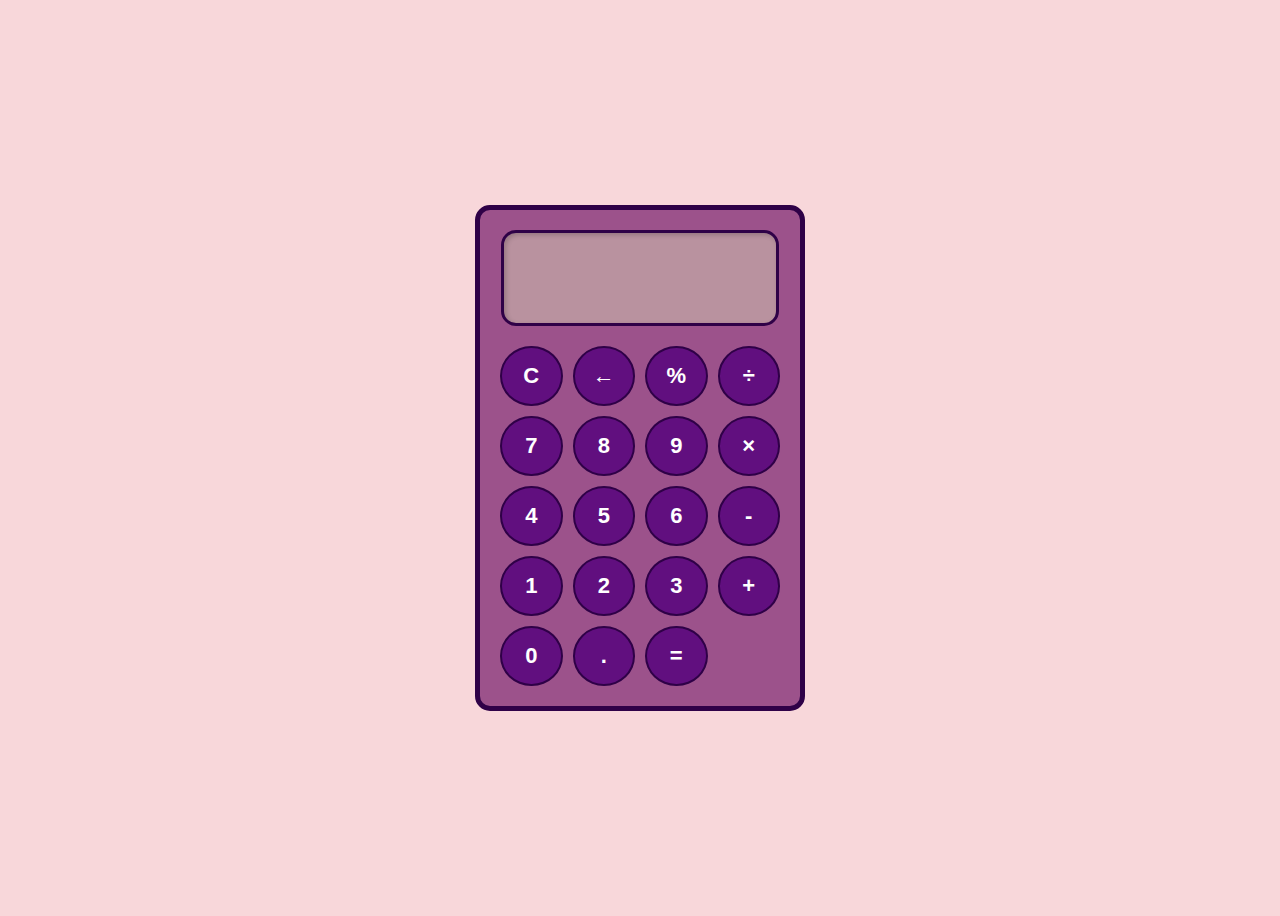
<file: Calculator/index.html>
<!DOCTYPE html>
<html lang="en">
<head>
    <meta charset="UTF-8">
    <meta name="viewport" content="width=device-width, initial-scale=1.0">
    <title>Functional Calculator with Keyboard Support</title>
    <style>
        body {
            display: flex;
            justify-content: center;
            align-items: center;
            height: 100vh;
            background-color: #f8d7da;
        }
        .calculator {
            width: 280px;
            background-color: #9C528B; /* Calculator Background */
            padding: 20px;
            border-radius: 15px;
            text-align: center;
            border: 5px solid #2F0147; /* Border for Calculator */
        }
        #display {
            width: 90%;
            height: 70px;
            font-size: 30px;
            text-align: right;
            background-color: #B9929F; /* Display Background */
            color: black;
            border: 3px solid #2F0147; /* Display Border */
            padding: 10px;
            margin-bottom: 20px;
            border-radius: 15px;
            box-shadow: inset 2px 2px 5px rgba(0, 0, 0, 0.2);
        }
        .buttons {
            display: grid;
            grid-template-columns: repeat(4, 1fr);
            gap: 10px;
        }
        button {
            width: 100%;
            height: 60px;
            font-size: 22px;
            font-weight: bold;
            background-color: #610F7F; /* Deep Purple Buttons */
            color: white;
            border: 2px solid #2F0147; /* Button Borders */
            border-radius: 50%; /* Circular Buttons */
            cursor: pointer;
            display: flex;
            justify-content: center;
            align-items: center;
        }
        button:hover {
            background-color: #4A0B66; /* Slightly Darker on Hover */
        }
    </style>
</head>
<body>

    <div class="calculator">
        <input type="text" id="display" disabled>
        <div class="buttons">
            <button onclick="clearDisplay()">C</button>
            <button onclick="backspace()">←</button>
            <button onclick="appendToDisplay('%')">%</button>
            <button onclick="appendToDisplay('/')">÷</button>
            <button onclick="appendToDisplay('7')">7</button>
            <button onclick="appendToDisplay('8')">8</button>
            <button onclick="appendToDisplay('9')">9</button>
            <button onclick="appendToDisplay('*')">×</button>
            <button onclick="appendToDisplay('4')">4</button>
            <button onclick="appendToDisplay('5')">5</button>
            <button onclick="appendToDisplay('6')">6</button>
            <button onclick="appendToDisplay('-')">-</button>
            <button onclick="appendToDisplay('1')">1</button>
            <button onclick="appendToDisplay('2')">2</button>
            <button onclick="appendToDisplay('3')">3</button>
            <button onclick="appendToDisplay('+')">+</button>
            <button onclick="appendToDisplay('0')">0</button>
            <button onclick="appendToDisplay('.')">.</button>
            <button onclick="calculateResult()">=</button>
        </div>
    </div>

    <script>
        function appendToDisplay(value) {
            document.getElementById("display").value += value;
        }

        function clearDisplay() {
            document.getElementById("display").value = "";
        }

        function backspace() {
            let display = document.getElementById("display");
            display.value = display.value.slice(0, -1);
        }

        function calculateResult() {
            try {
                let display = document.getElementById("display");
                if (display.value.trim() !== "") {
                    display.value = eval(display.value);
                }
            } catch (error) {
                display.value = "Error";
            }
        }

        // ✅ Keyboard Input Support (NOW FIXED)
        document.addEventListener("keydown", function(event) {
            const key = event.key;
            const validKeys = "0123456789+-*/.%"; // Allowed characters

            if (validKeys.includes(key)) {
                appendToDisplay(key);
            } else if (key === "Enter") {
                event.preventDefault(); // Prevent default action
                calculateResult();
            } else if (key === "Backspace") {
                backspace();
            } else if (key === "Escape") {
                clearDisplay();
            }
        });
    </script>

</body>
</html>
</file>
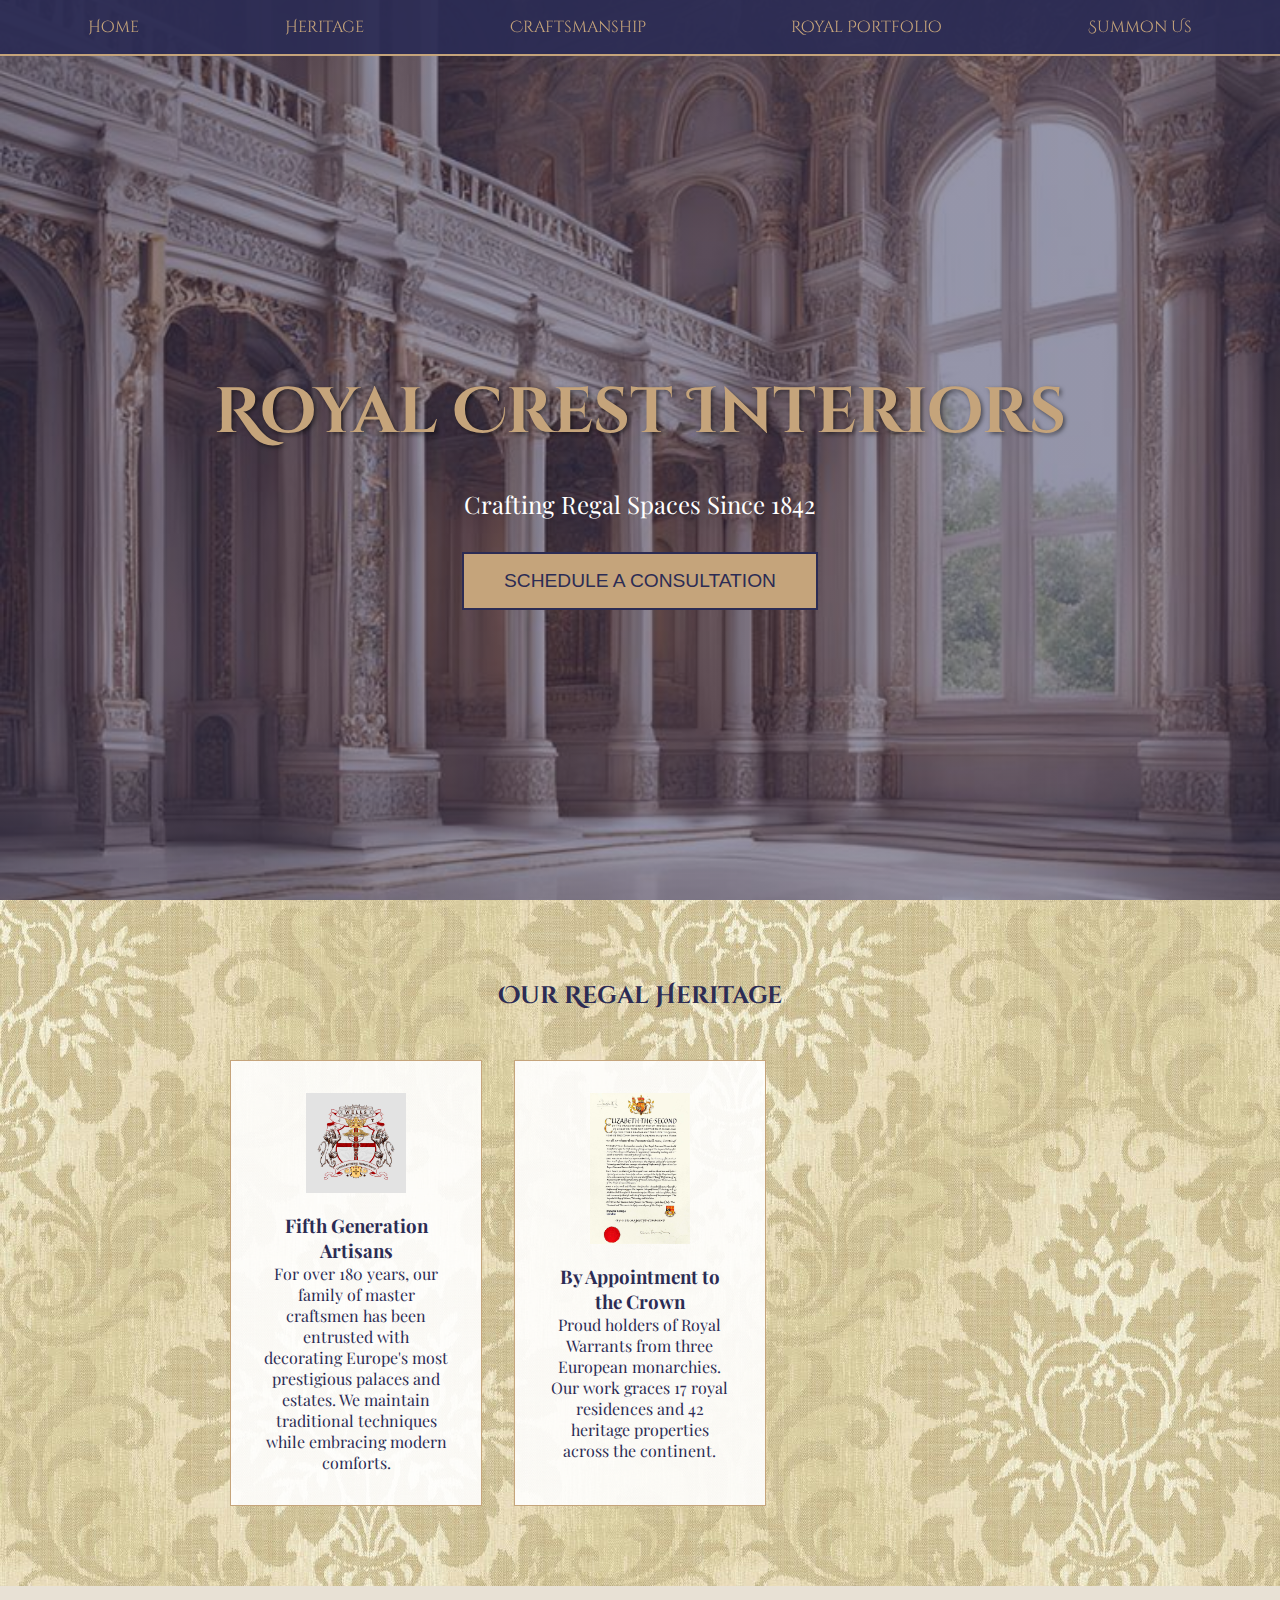
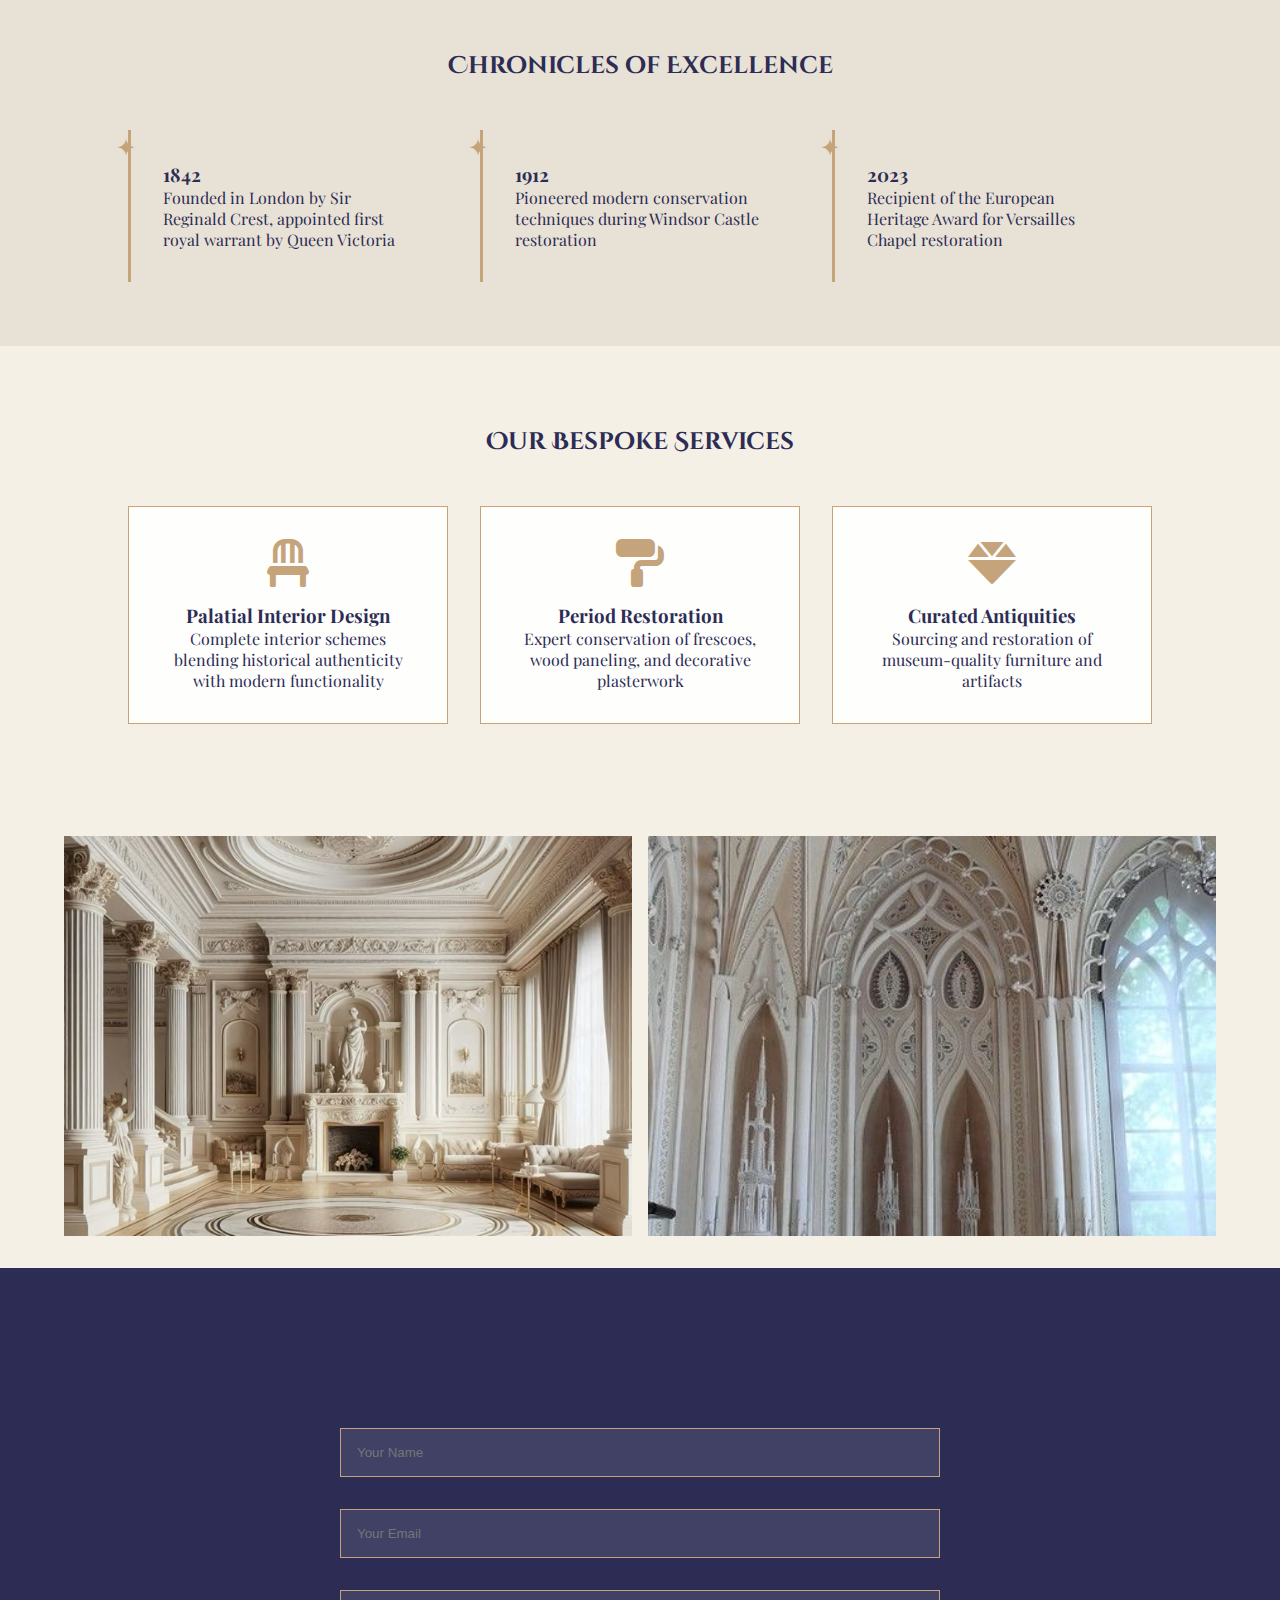
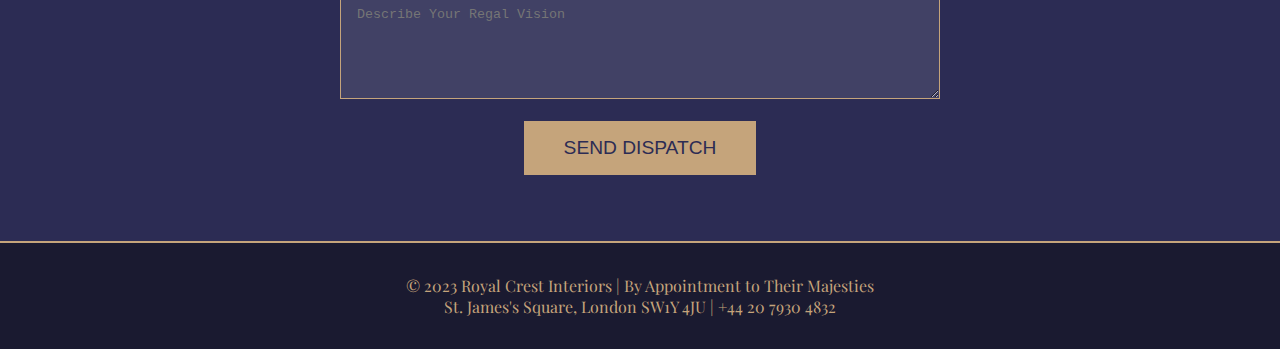
<file: Landing Page/index.html>
<!DOCTYPE html>
<html lang="en">
<head>
    <meta charset="UTF-8">
    <meta name="viewport" content="width=device-width, initial-scale=1.0">
    <title>Royal Crest Interiors | Timeless Elegance</title>
    <link href="https://fonts.googleapis.com/css2?family=Playfair+Display:wght@400;700&family=Cinzel+Decorative&display=swap" rel="stylesheet">
    <link rel="stylesheet" href="https://cdnjs.cloudflare.com/ajax/libs/font-awesome/6.0.0/css/all.min.css">
    <style>
        * {
            margin: 0;
            padding: 0;
            box-sizing: border-box;
        }

        body {
            font-family: 'Playfair Display', serif;
            background: #f4f0e6;
            color: #2c2c54;
        }

        .navigation {
            background: rgba(44, 44, 84, 0.95);
            padding: 1rem 5%;
            position: fixed;
            width: 100%;
            z-index: 1000;
            border-bottom: 2px solid #c5a47b;
        }

        .nav-links {
            display: flex;
            justify-content: space-between;
            align-items: center;
        }

        .nav-links a {
            color: #c5a47b;
            text-decoration: none;
            font-family: 'Cinzel Decorative', cursive;
            margin: 0 1.5rem;
            transition: color 0.3s;
        }

        .nav-links a:hover {
            color: #ffffff;
        }

        .hero {
            height: 100vh;
            background: linear-gradient(rgba(44, 44, 84, 0.5), rgba(44, 44, 84, 0.5)),
                        url('images/hero-bg.jpg') center/cover;
            display: flex;
            align-items: center;
            justify-content: center;
            text-align: center;
            padding-top: 80px;
        }

        .hero h1 {
            font-family: 'Cinzel Decorative', cursive;
            font-size: 4rem;
            color: #c5a47b;
            margin-bottom: 2rem;
            text-shadow: 2px 2px 4px rgba(0, 0, 0, 0.5);
        }

        .cta-button {
            background: #c5a47b;
            color: #2c2c54;
            padding: 1rem 2.5rem;
            border: 2px solid #2c2c54;
            font-size: 1.2rem;
            cursor: pointer;
            transition: all 0.3s;
            text-transform: uppercase;
        }

        .cta-button:hover {
            background: #2c2c54;
            color: #c5a47b;
        }

        .about-section {
            padding: 5rem 10%;
            background: url('images/damask-pattern.png') repeat;
        }

        .heritage-timeline {
            padding: 4rem 10%;
            background: #e8e1d5;
        }

        .timeline-grid {
            display: grid;
            grid-template-columns: repeat(auto-fit, minmax(300px, 1fr));
            gap: 2rem;
            margin-top: 2rem;
        }

        .timeline-item {
            padding: 2rem;
            border-left: 3px solid #c5a47b;
            position: relative;
        }

        .timeline-item::before {
            content: '✦';
            position: absolute;
            left: -15px;
            top: 0;
            color: #c5a47b;
            font-size: 1.5rem;
        }

        .section-title {
            font-family: 'Cinzel Decorative', cursive;
            text-align: center;
            margin-bottom: 3rem;
            color: #2c2c54;
        }

        #services {
            padding: 5rem 0; /* Added more padding here */
        }

        .services {
            display: grid;
            grid-template-columns: repeat(3, 1fr);
            gap: 2rem;
            padding: 0 10%;
        }

        .service-card {
            background: rgba(255, 255, 255, 0.9);
            padding: 2rem;
            text-align: center;
            border: 1px solid #c5a47b;
            transition: transform 0.3s;
        }

        .service-card:hover {
            transform: translateY(-10px);
        }

        .portfolio-gallery {
            display: grid;
            grid-template-columns: repeat(auto-fit, minmax(300px, 1fr));
            gap: 1rem;
            padding: 2rem 5%;
        }

        .gallery-item {
            position: relative;
            overflow: hidden;
            height: 400px;
        }

        .gallery-item img {
            width: 100%;
            height: 100%;
            object-fit: cover;
            transition: transform 0.3s;
        }

        .gallery-item:hover img {
            transform: scale(1.1);
        }

        .overlay {
            position: absolute;
            bottom: 0;
            background: rgba(44, 44, 84, 0.8);
            color: #c5a47b;
            width: 100%;
            padding: 1rem;
            transform: translateY(100%);
            transition: transform 0.3s;
        }

        .gallery-item:hover .overlay {
            transform: translateY(0);
        }

        .contact-section {
            background: #2c2c54;
            padding: 4rem 10%;
            color: #c5a47b;
            text-align: center;
        }

        .contact-form {
            max-width: 600px;
            margin: 0 auto;
        }

        .form-input {
            width: 100%;
            padding: 1rem;
            margin: 1rem 0;
            background: rgba(255, 255, 255, 0.1);
            border: 1px solid #c5a47b;
            color: #ffffff;
        }

        footer {
            background: #1a1a30;
            color: #c5a47b;
            text-align: center;
            padding: 2rem;
            border-top: 2px solid #c5a47b;
        }
    </style>
</head>
<body>
    <nav class="navigation">
        <div class="nav-links">
            <a href="#home">Home</a>
            <a href="#about">Heritage</a>
            <a href="#services">Craftsmanship</a>
            <a href="#portfolio">Royal Portfolio</a>
            <a href="#contact">Summon Us</a>
        </div>
    </nav>

    <section class="hero" id="home">
        <div>
            <h1>Royal Crest Interiors</h1>
            <p style="color: #ffffff; font-size: 1.5rem; margin-bottom: 2rem;">Crafting Regal Spaces Since 1842</p>
            <button class="cta-button">Schedule a Consultation</button>
        </div>
    </section>

    <section class="about-section" id="about">
        <h2 class="section-title">Our Regal Heritage</h2>
        <div class="services">
            <div class="service-card">
                <img src="images/vintage-seal.png" alt="Family Crest" style="width: 100px; margin-bottom: 1rem;">
                <h3>Fifth Generation Artisans</h3>
                <p>For over 180 years, our family of master craftsmen has been entrusted with decorating Europe's most prestigious palaces and estates. We maintain traditional techniques while embracing modern comforts.</p>
            </div>
            <div class="service-card">
                <img src="images/royal-warrant.png" alt="Royal Warrant" style="width: 100px; margin-bottom: 1rem;">
                <h3>By Appointment to the Crown</h3>
                <p>Proud holders of Royal Warrants from three European monarchies. Our work graces 17 royal residences and 42 heritage properties across the continent.</p>
            </div>
        </div>
    </section>

    <!-- New Heritage Timeline Section -->
    <section class="heritage-timeline">
        <h2 class="section-title">Chronicles of Excellence</h2>
        <div class="timeline-grid">
            <div class="timeline-item">
                <h3>1842</h3>
                <p>Founded in London by Sir Reginald Crest, appointed first royal warrant by Queen Victoria</p>
            </div>
            <div class="timeline-item">
                <h3>1912</h3>
                <p>Pioneered modern conservation techniques during Windsor Castle restoration</p>
            </div>
            <div class="timeline-item">
                <h3>2023</h3>
                <p>Recipient of the European Heritage Award for Versailles Chapel restoration</p>
            </div>
        </div>
    </section>

    <section id="services">
        <h2 class="section-title">Our Bespoke Services</h2>
        <div class="services">
            <div class="service-card">
                <i class="fas fa-chair fa-3x" style="color: #c5a47b; margin-bottom: 1rem;"></i>
                <h3>Palatial Interior Design</h3>
                <p>Complete interior schemes blending historical authenticity with modern functionality</p>
            </div>
            <div class="service-card">
                <i class="fas fa-paint-roller fa-3x" style="color: #c5a47b; margin-bottom: 1rem;"></i>
                <h3>Period Restoration</h3>
                <p>Expert conservation of frescoes, wood paneling, and decorative plasterwork</p>
            </div>
            <div class="service-card">
                <i class="fas fa-gem fa-3x" style="color: #c5a47b; margin-bottom: 1rem;"></i>
                <h3>Curated Antiquities</h3>
                <p>Sourcing and restoration of museum-quality furniture and artifacts</p>
            </div>
        </div>
    </section>

    <section class="portfolio-gallery" id="portfolio">
        <div class="gallery-item">
            <img src="images/grand-saloon.jpg" alt="Grand Saloon">
            <div class="overlay">Windsor Estate Grand Saloon Restoration</div>
        </div>
        <div class="gallery-item">
            <img src="images/private-chapel.jpg" alt="Private Chapel">
            <div class="overlay">Bavarian Ducal Chapel Conservation</div>
        </div>
    </section>

    <section class="contact-section" id="contact">
        <h2 class="section-title">Request a Royal Consultation</h2>
        <form class="contact-form">
            <input type="text" class="form-input" placeholder="Your Name">
            <input type="email" class="form-input" placeholder="Your Email">
            <textarea class="form-input" rows="5" placeholder="Describe Your Regal Vision"></textarea>
            <button class="cta-button" type="submit">Send Dispatch</button>
        </form>
    </section>

    <footer>
        <p>© 2023 Royal Crest Interiors | By Appointment to Their Majesties</p>
        <p>St. James's Square, London SW1Y 4JU | +44 20 7930 4832</p>
    </footer>

    <script>
        // Smooth scrolling for navigation links
        document.querySelectorAll('a[href^="#"]').forEach(anchor => {
            anchor.addEventListener('click', function (e) {
                e.preventDefault();
                document.querySelector(this.getAttribute('href')).scrollIntoView({
                    behavior: 'smooth'
                });
            });
        });

        // Navigation background change on scroll
        window.addEventListener('scroll', function() {
            const nav = document.querySelector('.navigation');
            if (window.scrollY > 50) {
                nav.style.background = '#2c2c54';
            } else {
                nav.style.background = 'rgba(44, 44, 84, 0.95)';
            }
        });

        // Service card hover effect
        document.querySelectorAll('.service-card').forEach(card => {
            card.addEventListener('mouseover', function() {
                this.style.boxShadow = '0 10px 30px rgba(44, 44, 84, 0.2)';
            });
            card.addEventListener('mouseout', function() {
                this.style.boxShadow = 'none';
            });
        });
    </script>
</body>
</html>
</file>
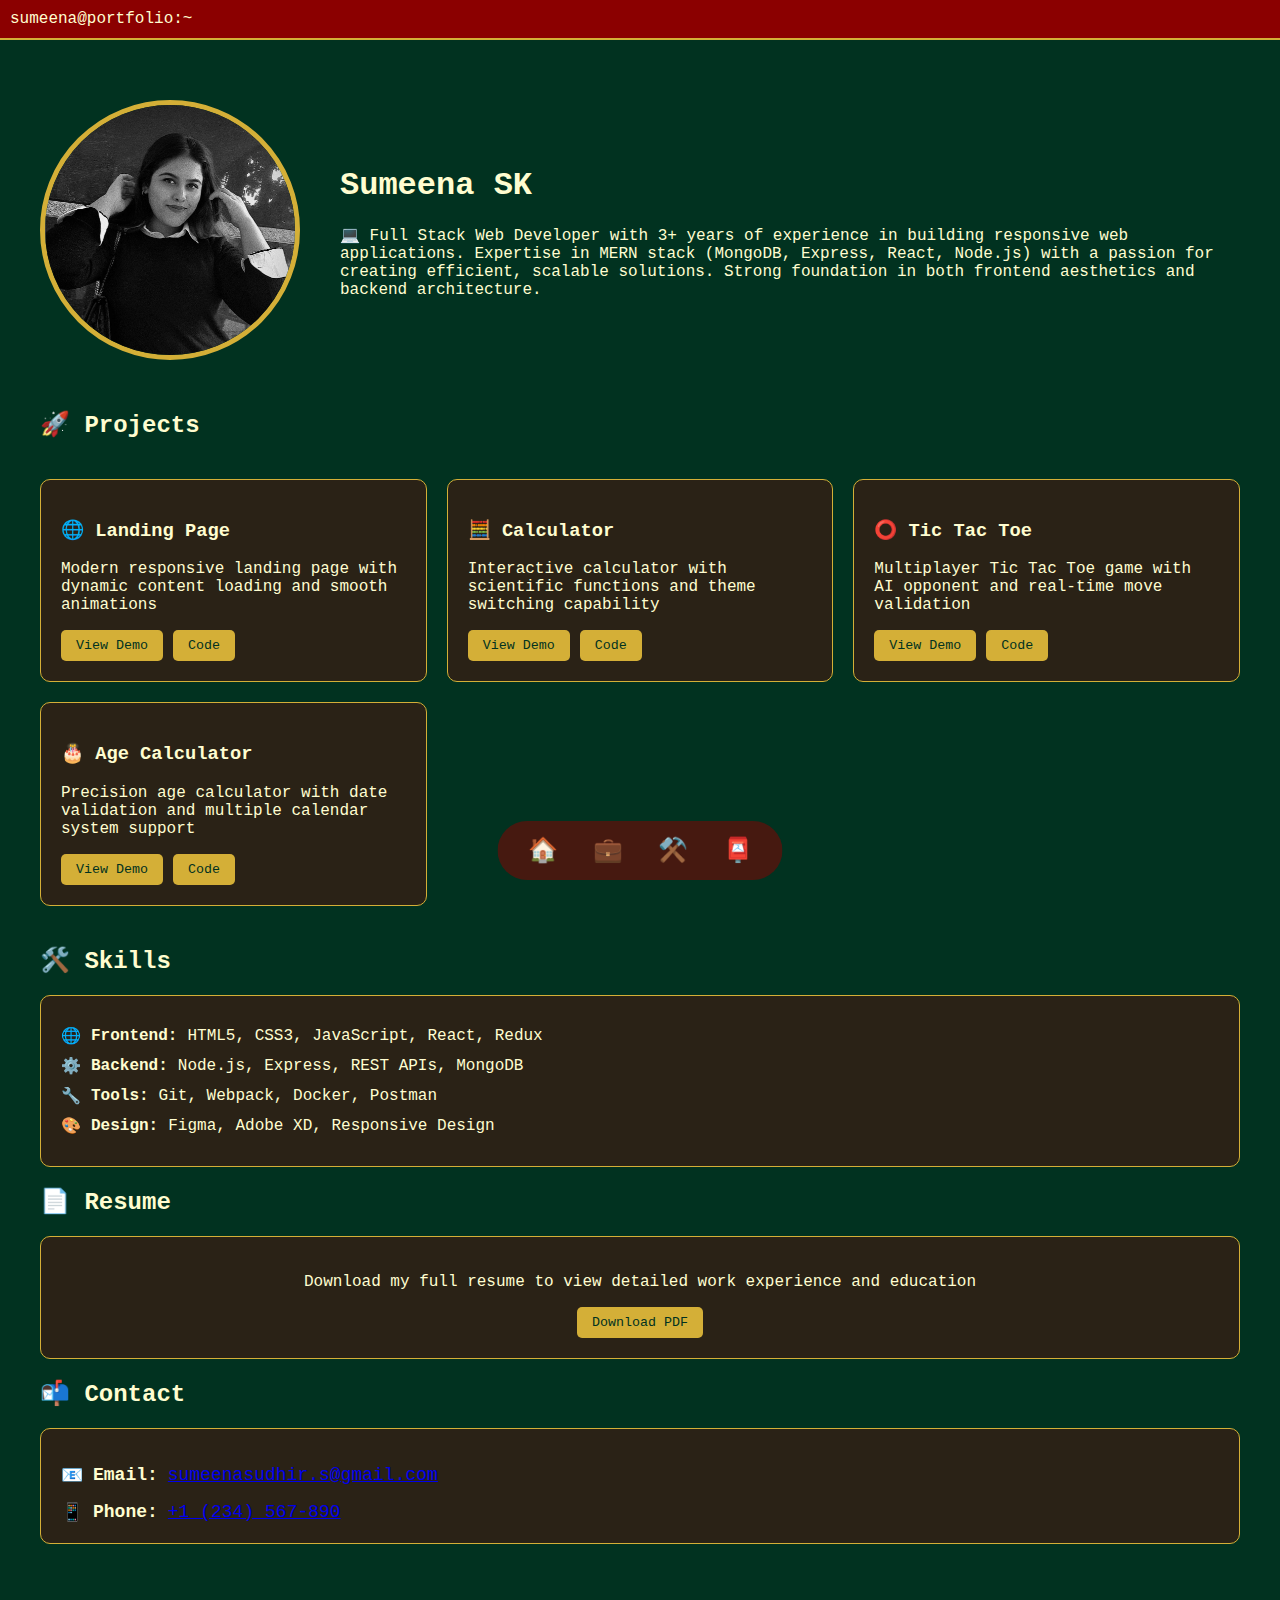
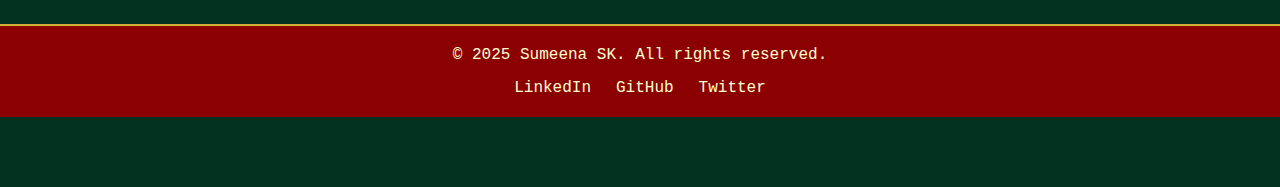
<file: Portfolio/index.html>
<!DOCTYPE html>
<html lang="en">
<head>
    <meta charset="UTF-8">
    <meta name="viewport" content="width=device-width, initial-scale=1.0">
    <title>Sumeena SK | Portfolio</title>
    <style>
        :root {
            --royal-burgundy: #8B0000;
            --gold: #D4AF37;
            --dark-green: #013220;
            --cream: #FFFDD0;
        }

        body {
            margin: 0;
            font-family: 'Courier New', monospace;
            background-color: var(--dark-green);
            color: var(--cream);
            padding-bottom: 70px;
        }

        .terminal-bar {
            position: fixed;
            top: 0;
            width: 100%;
            background: var(--royal-burgundy);
            padding: 10px;
            text-align: left;
            border-bottom: 2px solid var(--gold);
        }

        .container {
            max-width: 1200px;
            margin: 80px auto 0;
            padding: 20px;
        }

        .profile {
            display: flex;
            align-items: center;
            gap: 40px;
            margin-bottom: 50px;
        }

        .profile img {
            width: 250px;
            height: 250px;
            border-radius: 50%;
            border: 5px solid var(--gold);
            object-fit: cover;
        }

        .profile-info {
            flex: 1;
        }

        .projects-grid {
            display: grid;
            grid-template-columns: repeat(auto-fit, minmax(300px, 1fr));
            gap: 20px;
            margin: 40px 0;
        }

        .project-card {
            background: rgba(139, 0, 0, 0.3);
            padding: 20px;
            border-radius: 10px;
            border: 1px solid var(--gold);
        }

        .nav-bar {
            position: fixed;
            bottom: 20px;
            left: 50%;
            transform: translateX(-50%);
            background: rgba(139, 0, 0, 0.5);
            backdrop-filter: blur(10px);
            padding: 15px 30px;
            border-radius: 30px;
            display: flex;
            gap: 35px;
        }

        .nav-item {
            font-size: 24px;
            cursor: pointer;
            transition: all 0.3s ease;
            position: relative;
        }

        .nav-item:hover {
            transform: scale(1.3);
            filter: drop-shadow(0 0 5px var(--gold));
        }

        .nav-item::after {
            content: attr(data-tooltip);
            position: absolute;
            bottom: 100%;
            left: 50%;
            transform: translateX(-50%);
            background: var(--royal-burgundy);
            color: var(--cream);
            padding: 5px 10px;
            border-radius: 5px;
            font-size: 12px;
            opacity: 0;
            transition: opacity 0.3s;
            white-space: nowrap;
        }

        .nav-item:hover::after {
            opacity: 1;
        }

        .project-footer {
            margin-top: 15px;
            display: flex;
            gap: 10px;
        }

        button {
            background: var(--gold);
            color: var(--dark-green);
            border: none;
            padding: 8px 15px;
            border-radius: 5px;
            cursor: pointer;
            font-family: inherit;
        }

        .skills-box {
            background: rgba(139, 0, 0, 0.3);
            padding: 20px;
            border-radius: 10px;
            border: 1px solid var(--gold);
            margin: 20px 0;
        }

        .skill-item {
            margin: 10px 0;
            display: flex;
            align-items: center;
            gap: 10px;
        }

        .resume-box {
            background: rgba(139, 0, 0, 0.3);
            padding: 20px;
            border-radius: 10px;
            border: 1px solid var(--gold);
            margin: 20px 0;
            text-align: center;
        }

        .contact-box {
            background: rgba(139, 0, 0, 0.3);
            padding: 20px;
            border-radius: 10px;
            border: 1px solid var(--gold);
            margin: 20px 0;
        }

        .contact-info {
            display: flex;
            flex-direction: column;
            gap: 15px;
            margin-top: 15px;
        }

        .contact-item {
            display: flex;
            align-items: center;
            gap: 10px;
            font-size: 18px;
        }

        footer {
            background: var(--royal-burgundy);
            color: var(--cream);
            text-align: center;
            padding: 20px;
            margin-top: 40px;
            border-top: 2px solid var(--gold);
        }

        .footer-links {
            margin-top: 15px;
            display: flex;
            justify-content: center;
            gap: 25px;
        }

        .footer-links a {
            color: var(--cream);
            text-decoration: none;
            transition: color 0.3s ease;
        }

        .footer-links a:hover {
            color: var(--gold);
        }
    </style>
</head>
<body>
    <div class="terminal-bar" id="terminal">sumeena@portfolio:~</div>

    <div class="container">
        <div class="profile">
            <img src="per.jpg" alt="Sumeena SK">
            <div class="profile-info">
                <h1>Sumeena SK</h1>
                <p>💻 Full Stack Web Developer with 3+ years of experience in building responsive web applications. Expertise in MERN stack (MongoDB, Express, React, Node.js) with a passion for creating efficient, scalable solutions. Strong foundation in both frontend aesthetics and backend architecture.</p>
            </div>
        </div>

        <h2>🚀 Projects</h2>
        <div class="projects-grid">
            <div class="project-card">
                <h3>🌐 Landing Page</h3>
                <p>Modern responsive landing page with dynamic content loading and smooth animations</p>
                <div class="project-footer">
                    <button onclick="window.open('landingpage/index.html')">View Demo</button>
                    <button>Code</button>
                </div>
            </div>

            <div class="project-card">
                <h3>🧮 Calculator</h3>
                <p>Interactive calculator with scientific functions and theme switching capability</p>
                <div class="project-footer">
                    <button onclick="window.open('calculator/index.html')">View Demo</button>
                    <button>Code</button>
                </div>
            </div>

            <div class="project-card">
                <h3>⭕ Tic Tac Toe</h3>
                <p>Multiplayer Tic Tac Toe game with AI opponent and real-time move validation</p>
                <div class="project-footer">
                    <button onclick="window.open('tictac.html')">View Demo</button>
                    <button>Code</button>
                </div>
            </div>

            <div class="project-card">
                <h3>🎂 Age Calculator</h3>
                <p>Precision age calculator with date validation and multiple calendar system support</p>
                <div class="project-footer">
                    <button onclick="window.open('agecount.html')">View Demo</button>
                    <button>Code</button>
                </div>
            </div>
        </div>

        <h2>🛠️ Skills</h2>
        <div class="skills-box">
            <div class="skill-item">🌐 <strong>Frontend:</strong> HTML5, CSS3, JavaScript, React, Redux</div>
            <div class="skill-item">⚙️ <strong>Backend:</strong> Node.js, Express, REST APIs, MongoDB</div>
            <div class="skill-item">🔧 <strong>Tools:</strong> Git, Webpack, Docker, Postman</div>
            <div class="skill-item">🎨 <strong>Design:</strong> Figma, Adobe XD, Responsive Design</div>
        </div>

        <h2>📄 Resume</h2>
        <div class="resume-box">
            <p>Download my full resume to view detailed work experience and education</p>
            <button onclick="window.open('resume.pdf')">Download PDF</button>
        </div>

        <h2>📬 Contact</h2>
        <div class="contact-box">
            <div class="contact-info">
                <div class="contact-item">
                    📧 <strong>Email:</strong> <a href="mailto:sumeena@example.com">sumeenasudhir.s@gmail.com</a>
                </div>
                <div class="contact-item">
                    📱 <strong>Phone:</strong> <a href="tel:+1234567890">+1 (234) 567-890</a>
                </div>
            </div>
        </div>
    </div>

    <footer>
        <div>&copy; 2025 Sumeena SK. All rights reserved.</div>
        <div class="footer-links">
            <a href="https://linkedin.com/in/sumeena" target="_blank">LinkedIn</a>
            <a href="https://github.com/sumeena" target="_blank">GitHub</a>
            <a href="https://twitter.com/sumeena" target="_blank">Twitter</a>
        </div>
    </footer>

    <nav class="nav-bar">
        <div class="nav-item" data-tooltip="Home" onclick="window.location.href='index.html'">🏠</div>
        <div class="nav-item" data-tooltip="Projects" onclick="window.location.href='projects.html'">💼</div>
        <div class="nav-item" data-tooltip="Skills" onclick="window.location.href='skills.html'">⚒️</div>
        <div class="nav-item" data-tooltip="Contact" onclick="window.location.href='contact.html'">📮</div>
    </nav>

    <script>
        // Initialize terminal based on current page
        document.addEventListener('DOMContentLoaded', () => {
            const currentPage = window.location.pathname.split('/').pop();
            const pageMap = {
                'index.html': '~',
                'projects.html': '~/projects',
                'skills.html': '~/skills',
                'contact.html': '~/contact'
            };
            const path = pageMap[currentPage] || '~';
            document.getElementById('terminal').textContent = `sumeena@portfolio:${path}`;
        });
    </script>
</body>
</html>
</file>
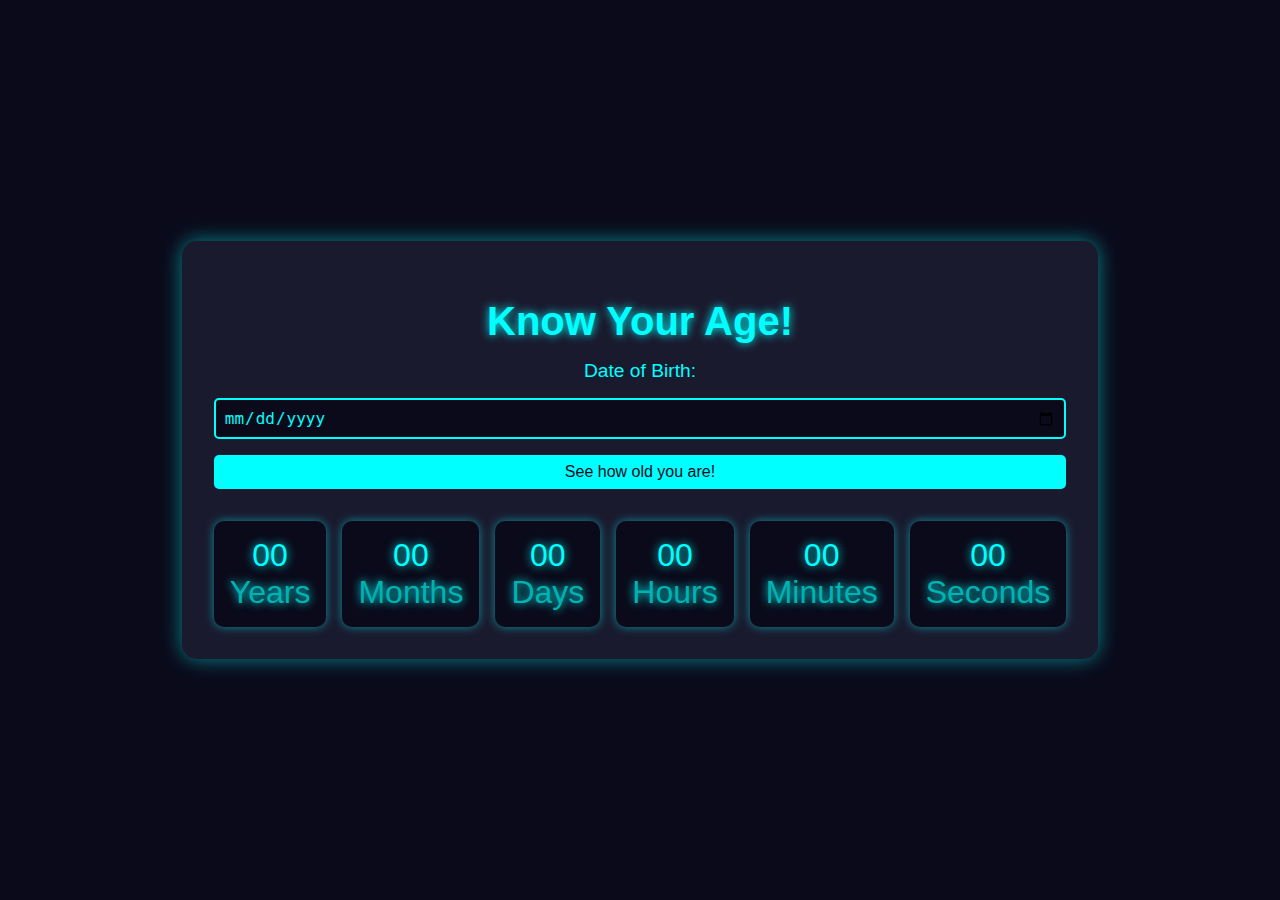
<file: Portfolio/agecount.html>
<!DOCTYPE html>
<html lang="en">
<head>
    <meta charset="UTF-8">
    <meta name="viewport" content="width=device-width, initial-scale=1.0">
    <title>Live Age</title>
    <style>
        body {
            background-color: #0a0a1a;
            color: #00ffff;
            font-family: 'Arial', sans-serif;
            display: flex;
            justify-content: center;
            align-items: center;
            height: 100vh;
            margin: 0;
        }

        .container {
            text-align: center;
            background-color: #1a1a2e;
            padding: 2rem;
            border-radius: 15px;
            box-shadow: 0 0 20px rgba(0, 255, 255, 0.5);
        }

        h1 {
            font-size: 2.5rem;
            margin-bottom: 1rem;
            text-shadow: 0 0 10px #00ffff;
        }

        form {
            display: flex;
            flex-direction: column;
            gap: 1rem;
            margin-bottom: 2rem;
        }

        label {
            font-size: 1.2rem;
        }

        input {
            padding: 0.5rem;
            border: 2px solid #00ffff;
            border-radius: 5px;
            background-color: #0a0a1a;
            color: #00ffff;
            font-size: 1rem;
        }

        button {
            padding: 0.5rem 1rem;
            border: none;
            border-radius: 5px;
            background-color: #00ffff;
            color: #0a0a1a;
            font-size: 1rem;
            cursor: pointer;
            transition: background-color 0.3s;
        }

        button:hover {
            background-color: #00b3b3;
        }

        .countdown {
            display: flex;
            justify-content: center;
            gap: 1rem;
            margin-top: 2rem;
        }

        .countdown-item {
            text-align: center;
            background-color: #0a0a1a;
            padding: 1rem;
            border-radius: 10px;
            box-shadow: 0 0 10px rgba(0, 255, 255, 0.5);
        }

        .countdown-item span {
            display: block;
            font-size: 2rem;
            text-shadow: 0 0 10px #00ffff;
        }

        .countdown-label {
            font-size: 1rem;
            color: #00b3b3;
        }
    </style>
</head>
<body>
    <div class="container">
        <h1>Know Your Age!</h1>
        <form id="ageForm">
            <label for="dob">Date of Birth:</label>
            <input type="date" id="dob" name="dob" required>
            <button type="submit">See how old you are!</button>
        </form>
        <div id="countdown" class="countdown">
            <div class="countdown-item">
                <span id="years">00</span>
                <span class="countdown-label">Years</span>
            </div>
            <div class="countdown-item">
                <span id="months">00</span>
                <span class="countdown-label">Months</span>
            </div>
            <div class="countdown-item">
                <span id="days">00</span>
                <span class="countdown-label">Days</span>
            </div>
            <div class="countdown-item">
                <span id="hours">00</span>
                <span class="countdown-label">Hours</span>
            </div>
            <div class="countdown-item">
                <span id="minutes">00</span>
                <span class="countdown-label">Minutes</span>
            </div>
            <div class="countdown-item">
                <span id="seconds">00</span>
                <span class="countdown-label">Seconds</span>
            </div>
        </div>
    </div>
    <script>
        document.getElementById('ageForm').addEventListener('submit', function(event) {
            event.preventDefault();
            
            const dob = new Date(document.getElementById('dob').value);
            const now = new Date();
            
            function updateCountdown() {
                const currentTime = new Date();
                const timeDifference = currentTime - dob;
                
                const years = Math.floor(timeDifference / (1000 * 60 * 60 * 24 * 365));
                const months = Math.floor((timeDifference % (1000 * 60 * 60 * 24 * 365)) / (1000 * 60 * 60 * 24 * 30));
                const days = Math.floor((timeDifference % (1000 * 60 * 60 * 24 * 30)) / (1000 * 60 * 60 * 24));
                const hours = Math.floor((timeDifference % (1000 * 60 * 60 * 24)) / (1000 * 60 * 60));
                const minutes = Math.floor((timeDifference % (1000 * 60 * 60)) / (1000 * 60));
                const seconds = Math.floor((timeDifference % (1000 * 60)) / 1000);
                
                document.getElementById('years').textContent = String(years).padStart(2, '0');
                document.getElementById('months').textContent = String(months).padStart(2, '0');
                document.getElementById('days').textContent = String(days).padStart(2, '0');
                document.getElementById('hours').textContent = String(hours).padStart(2, '0');
                document.getElementById('minutes').textContent = String(minutes).padStart(2, '0');
                document.getElementById('seconds').textContent = String(seconds).padStart(2, '0');
            }
            
            updateCountdown();
            setInterval(updateCountdown, 1000);
        });
    </script>
</body>
</html>
</file>
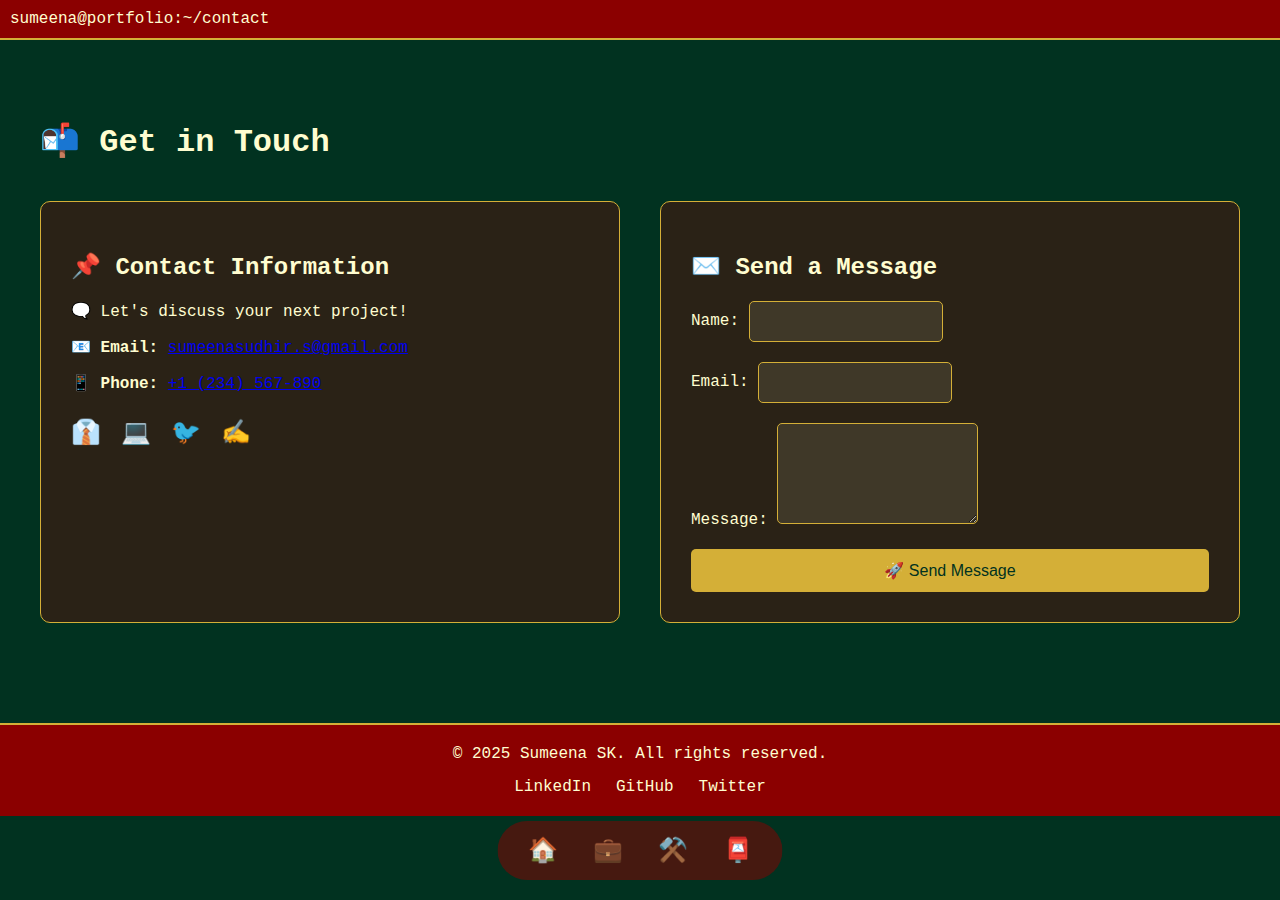
<file: Portfolio/contact.html>
<!DOCTYPE html>
<html lang="en">
<head>
    <meta charset="UTF-8">
    <meta name="viewport" content="width=device-width, initial-scale=1.0">
    <title>Sumeena SK | Contact</title>
    <style>
        :root {
            --royal-burgundy: #8B0000;
            --gold: #D4AF37;
            --dark-green: #013220;
            --cream: #FFFDD0;
        }

        body {
            margin: 0;
            font-family: 'Courier New', monospace;
            background-color: var(--dark-green);
            color: var(--cream);
            padding-bottom: 70px;
        }

        .terminal-bar {
            position: fixed;
            top: 0;
            width: 100%;
            background: var(--royal-burgundy);
            padding: 10px;
            text-align: left;
            border-bottom: 2px solid var(--gold);
        }

        .container {
            max-width: 1200px;
            margin: 80px auto 0;
            padding: 20px;
        }

        .contact-section {
            display: grid;
            grid-template-columns: 1fr 1fr;
            gap: 40px;
            margin: 40px 0;
        }

        .contact-info {
            background: rgba(139, 0, 0, 0.3);
            padding: 30px;
            border-radius: 10px;
            border: 1px solid var(--gold);
        }

        .contact-form {
            background: rgba(139, 0, 0, 0.3);
            padding: 30px;
            border-radius: 10px;
            border: 1px solid var(--gold);
        }

        .social-links {
            margin-top: 25px;
            display: flex;
            gap: 20px;
        }

        .social-links a {
            color: var(--cream);
            font-size: 24px;
            text-decoration: none;
            transition: transform 0.3s ease;
        }

        .social-links a:hover {
            transform: scale(1.2);
            color: var(--gold);
        }

        form {
            display: flex;
            flex-direction: column;
            gap: 20px;
        }

        input, textarea {
            background: rgba(255, 253, 208, 0.1);
            border: 1px solid var(--gold);
            border-radius: 5px;
            padding: 12px;
            color: var(--cream);
            font-family: inherit;
        }

        input:focus, textarea:focus {
            outline: 2px solid var(--gold);
        }

        .submit-btn {
            background: var(--gold);
            color: var(--dark-green);
            padding: 12px 25px;
            border: none;
            border-radius: 5px;
            cursor: pointer;
            font-size: 16px;
            transition: transform 0.3s ease;
        }

        .submit-btn:hover {
            transform: scale(1.05);
        }

        /* Navigation and Footer styles same as index.html */
        .nav-bar {
            position: fixed;
            bottom: 20px;
            left: 50%;
            transform: translateX(-50%);
            background: rgba(139, 0, 0, 0.5);
            backdrop-filter: blur(10px);
            padding: 15px 30px;
            border-radius: 30px;
            display: flex;
            gap: 35px;
        }

        .nav-item {
            font-size: 24px;
            cursor: pointer;
            transition: all 0.3s ease;
            position: relative;
        }

        .nav-item:hover {
            transform: scale(1.3);
            filter: drop-shadow(0 0 5px var(--gold));
        }

        .nav-item::after {
            content: attr(data-tooltip);
            position: absolute;
            bottom: 100%;
            left: 50%;
            transform: translateX(-50%);
            background: var(--royal-burgundy);
            color: var(--cream);
            padding: 5px 10px;
            border-radius: 5px;
            font-size: 12px;
            opacity: 0;
            transition: opacity 0.3s;
            white-space: nowrap;
        }

        .nav-item:hover::after {
            opacity: 1;
        }

        footer {
            background: var(--royal-burgundy);
            color: var(--cream);
            text-align: center;
            padding: 20px;
            margin-top: 40px;
            border-top: 2px solid var(--gold);
        }

        .footer-links {
            margin-top: 15px;
            display: flex;
            justify-content: center;
            gap: 25px;
        }

        .footer-links a {
            color: var(--cream);
            text-decoration: none;
            transition: color 0.3s ease;
        }

        .footer-links a:hover {
            color: var(--gold);
        }
    </style>
</head>
<body>
    <div class="terminal-bar" id="terminal">sumeena@portfolio:~/contact</div>

    <div class="container">
        <h1>📬 Get in Touch</h1>
        
        <div class="contact-section">
            <div class="contact-info">
                <h2>📌 Contact Information</h2>
                <p>🗨️ Let's discuss your next project!</p>
                
                <div class="contact-details">
                    <p>📧 <strong>Email:</strong> <a href="mailto:sumeena@example.com">sumeenasudhir.s@gmail.com</a></p>
                    <p>📱 <strong>Phone:</strong> <a href="tel:+1234567890">+1 (234) 567-890</a></p>
                </div>

                <div class="social-links">
                    <a href="https://linkedin.com/in/sumeena" target="_blank" rel="noopener noreferrer">👔</a>
                    <a href="https://github.com/sumeena" target="_blank" rel="noopener noreferrer">💻</a>
                    <a href="https://twitter.com/sumeena" target="_blank" rel="noopener noreferrer">🐦</a>
                    <a href="https://medium.com/@sumeena" target="_blank" rel="noopener noreferrer">✍️</a>
                </div>
            </div>

            <div class="contact-form">
                <h2>✉️ Send a Message</h2>
                <form id="contactForm">
                    <div class="form-group">
                        <label for="name">Name:</label>
                        <input type="text" id="name" name="name" required>
                    </div>
                    
                    <div class="form-group">
                        <label for="email">Email:</label>
                        <input type="email" id="email" name="email" required>
                    </div>
                    
                    <div class="form-group">
                        <label for="message">Message:</label>
                        <textarea id="message" name="message" rows="5" required></textarea>
                    </div>
                    
                    <button type="submit" class="submit-btn">🚀 Send Message</button>
                </form>
            </div>
        </div>
    </div>

    <footer>
        <div>&copy; 2025 Sumeena SK. All rights reserved.</div>
        <div class="footer-links">
            <a href="https://linkedin.com/in/sumeena" target="_blank">LinkedIn</a>
            <a href="https://github.com/sumeena" target="_blank">GitHub</a>
            <a href="https://twitter.com/sumeena" target="_blank">Twitter</a>
        </div>
    </footer>

    <nav class="nav-bar">
        <div class="nav-item" data-tooltip="Home" onclick="location.href='index.html'">🏠</div>
        <div class="nav-item" data-tooltip="Projects" onclick="location.href='projects.html'">💼</div>
        <div class="nav-item" data-tooltip="Skills" onclick="location.href='skills.html'">⚒️</div>
        <div class="nav-item" data-tooltip="Contact" onclick="updateTerminal('Contact')">📮</div>
    </nav>

    <script>
        function updateTerminal(location) {
            document.getElementById('terminal').textContent = `sumeena@portfolio:~/sumeena/${location.toLowerCase()}`;
        }

        // Simple form handling
        document.getElementById('contactForm').addEventListener('submit', function(e) {
            e.preventDefault();
            alert('Message sent successfully! 🎉');
            this.reset();
        });
    </script>
</body>
</html>
</file>
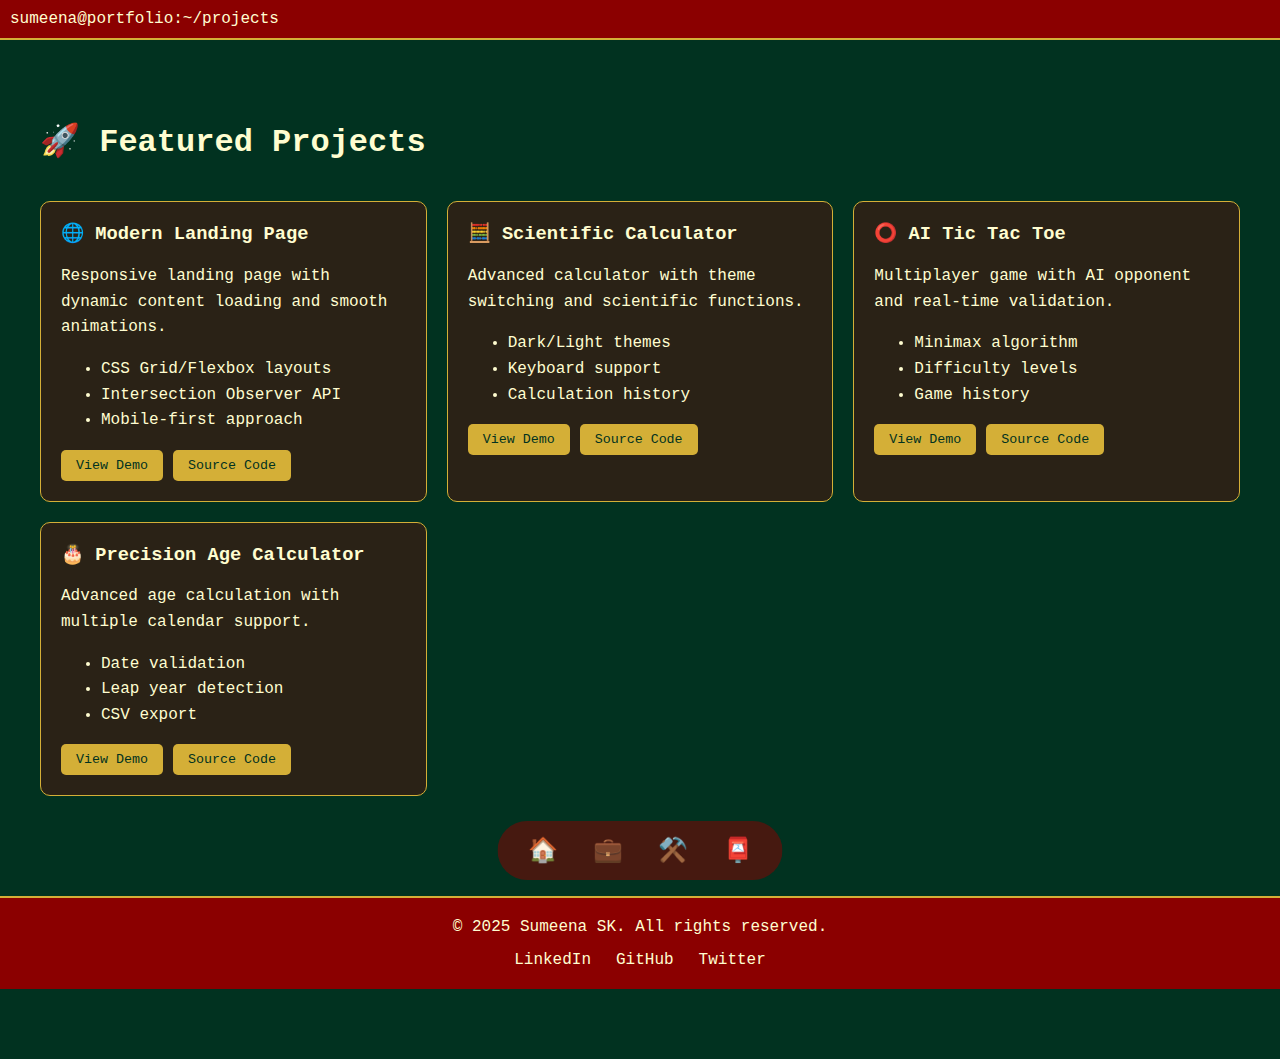
<file: Portfolio/projects.html>
<!DOCTYPE html>
<html lang="en">
<head>
    <meta charset="UTF-8">
    <meta name="viewport" content="width=device-width, initial-scale=1.0">
    <title>Sumeena SK | Projects</title>
    <style>
        :root {
            --royal-burgundy: #8B0000;
            --gold: #D4AF37;
            --dark-green: #013220;
            --cream: #FFFDD0;
        }

        body {
            margin: 0;
            font-family: 'Courier New', monospace;
            background-color: var(--dark-green);
            color: var(--cream);
            padding-bottom: 70px;
        }

        .terminal-bar {
            position: fixed;
            top: 0;
            width: 100%;
            background: var(--royal-burgundy);
            padding: 10px;
            text-align: left;
            border-bottom: 2px solid var(--gold);
        }

        .container {
            max-width: 1200px;
            margin: 80px auto 0;
            padding: 20px;
        }

        .projects-grid {
            display: grid;
            grid-template-columns: repeat(auto-fit, minmax(300px, 1fr));
            gap: 20px;
            margin: 40px 0;
        }

        .project-card {
            background: rgba(139, 0, 0, 0.3);
            padding: 20px;
            border-radius: 10px;
            border: 1px solid var(--gold);
        }

        .project-card h3 {
            margin-top: 0;
        }

        .project-details {
            margin: 15px 0;
            line-height: 1.6;
        }

        .tech-stack {
            display: flex;
            flex-wrap: wrap;
            gap: 10px;
            margin: 15px 0;
        }

        .tech-item {
            background: rgba(212, 175, 55, 0.2);
            padding: 5px 10px;
            border-radius: 15px;
            font-size: 0.9em;
        }

        .nav-bar {
            position: fixed;
            bottom: 20px;
            left: 50%;
            transform: translateX(-50%);
            background: rgba(139, 0, 0, 0.5);
            backdrop-filter: blur(10px);
            padding: 15px 30px;
            border-radius: 30px;
            display: flex;
            gap: 35px;
        }

        .nav-item {
            font-size: 24px;
            cursor: pointer;
            transition: all 0.3s ease;
            position: relative;
        }

        .nav-item:hover {
            transform: scale(1.3);
            filter: drop-shadow(0 0 5px var(--gold));
        }

        .nav-item::after {
            content: attr(data-tooltip);
            position: absolute;
            bottom: 100%;
            left: 50%;
            transform: translateX(-50%);
            background: var(--royal-burgundy);
            color: var(--cream);
            padding: 5px 10px;
            border-radius: 5px;
            font-size: 12px;
            opacity: 0;
            transition: opacity 0.3s;
            white-space: nowrap;
        }

        .nav-item:hover::after {
            opacity: 1;
        }

        .project-footer {
            margin-top: 15px;
            display: flex;
            gap: 10px;
        }

        button {
            background: var(--gold);
            color: var(--dark-green);
            border: none;
            padding: 8px 15px;
            border-radius: 5px;
            cursor: pointer;
            font-family: inherit;
        }

        footer {
            background: var(--royal-burgundy);
            color: var(--cream);
            text-align: center;
            padding: 20px;
            margin-top: 40px;
            border-top: 2px solid var(--gold);
        }

        .footer-links {
            margin-top: 15px;
            display: flex;
            justify-content: center;
            gap: 25px;
        }

        .footer-links a {
            color: var(--cream);
            text-decoration: none;
            transition: color 0.3s ease;
        }

        .footer-links a:hover {
            color: var(--gold);
        }
    </style>
</head>
<body>
    <div class="terminal-bar" id="terminal">sumeena@portfolio:~/projects</div>

    <div class="container">
        <h1>🚀 Featured Projects</h1>
        
        <div class="projects-grid">
            <div class="project-card">
                <h3>🌐 Modern Landing Page</h3>
                <div class="project-details">
                    <p>Responsive landing page with dynamic content loading and smooth animations.</p>
                    <ul>
                        <li>CSS Grid/Flexbox layouts</li>
                        <li>Intersection Observer API</li>
                        <li>Mobile-first approach</li>
                    </ul>
                </div>
                <div class="project-footer">
                    <button onclick="window.open('landingpage/index.html')">View Demo</button>
                    <button>Source Code</button>
                </div>
            </div>

            <div class="project-card">
                <h3>🧮 Scientific Calculator</h3>
                <div class="project-details">
                    <p>Advanced calculator with theme switching and scientific functions.</p>
                    <ul>
                        <li>Dark/Light themes</li>
                        <li>Keyboard support</li>
                        <li>Calculation history</li>
                    </ul>
                </div>
                <div class="project-footer">
                    <button onclick="window.open('calculator/index.html')">View Demo</button>
                    <button>Source Code</button>
                </div>
            </div>

            <div class="project-card">
                <h3>⭕ AI Tic Tac Toe</h3>
                <div class="project-details">
                    <p>Multiplayer game with AI opponent and real-time validation.</p>
                    <ul>
                        <li>Minimax algorithm</li>
                        <li>Difficulty levels</li>
                        <li>Game history</li>
                    </ul>
                </div>
                <div class="project-footer">
                    <button onclick="window.open('tictac.html')">View Demo</button>
                    <button>Source Code</button>
                </div>
            </div>

            <div class="project-card">
                <h3>🎂 Precision Age Calculator</h3>
                <div class="project-details">
                    <p>Advanced age calculation with multiple calendar support.</p>
                    <ul>
                        <li>Date validation</li>
                        <li>Leap year detection</li>
                        <li>CSV export</li>
                    </ul>
                </div>
                <div class="project-footer">
                    <button onclick="window.open('agecount.html')">View Demo</button>
                    <button>Source Code</button>
                </div>
            </div>
        </div>
    </div>

    <footer>
        <div>&copy; 2025 Sumeena SK. All rights reserved.</div>
        <div class="footer-links">
            <a href="https://linkedin.com/in/sumeena" target="_blank">LinkedIn</a>
            <a href="https://github.com/sumeena" target="_blank">GitHub</a>
            <a href="https://twitter.com/sumeena" target="_blank">Twitter</a>
        </div>
    </footer>

    <nav class="nav-bar">
        <div class="nav-item" data-tooltip="Home" onclick="window.location.href='index.html'">🏠</div>
        <div class="nav-item" data-tooltip="Projects" onclick="window.location.href='projects.html'">💼</div>
        <div class="nav-item" data-tooltip="Skills" onclick="window.location.href='skills.html'">⚒️</div>
        <div class="nav-item" data-tooltip="Contact" onclick="window.location.href='contact.html'">📮</div>
    </nav>

    <script>
        // Initialize terminal based on current page
        document.addEventListener('DOMContentLoaded', () => {
            const currentPage = window.location.pathname.split('/').pop();
            const pageMap = {
                'index.html': '~',
                'projects.html': '~/projects',
                'skills.html': '~/skills',
                'contact.html': '~/contact'
            };
            const path = pageMap[currentPage] || '~';
            document.getElementById('terminal').textContent = `sumeena@portfolio:${path}`;
        });
    </script>
</body>
</html>
</file>
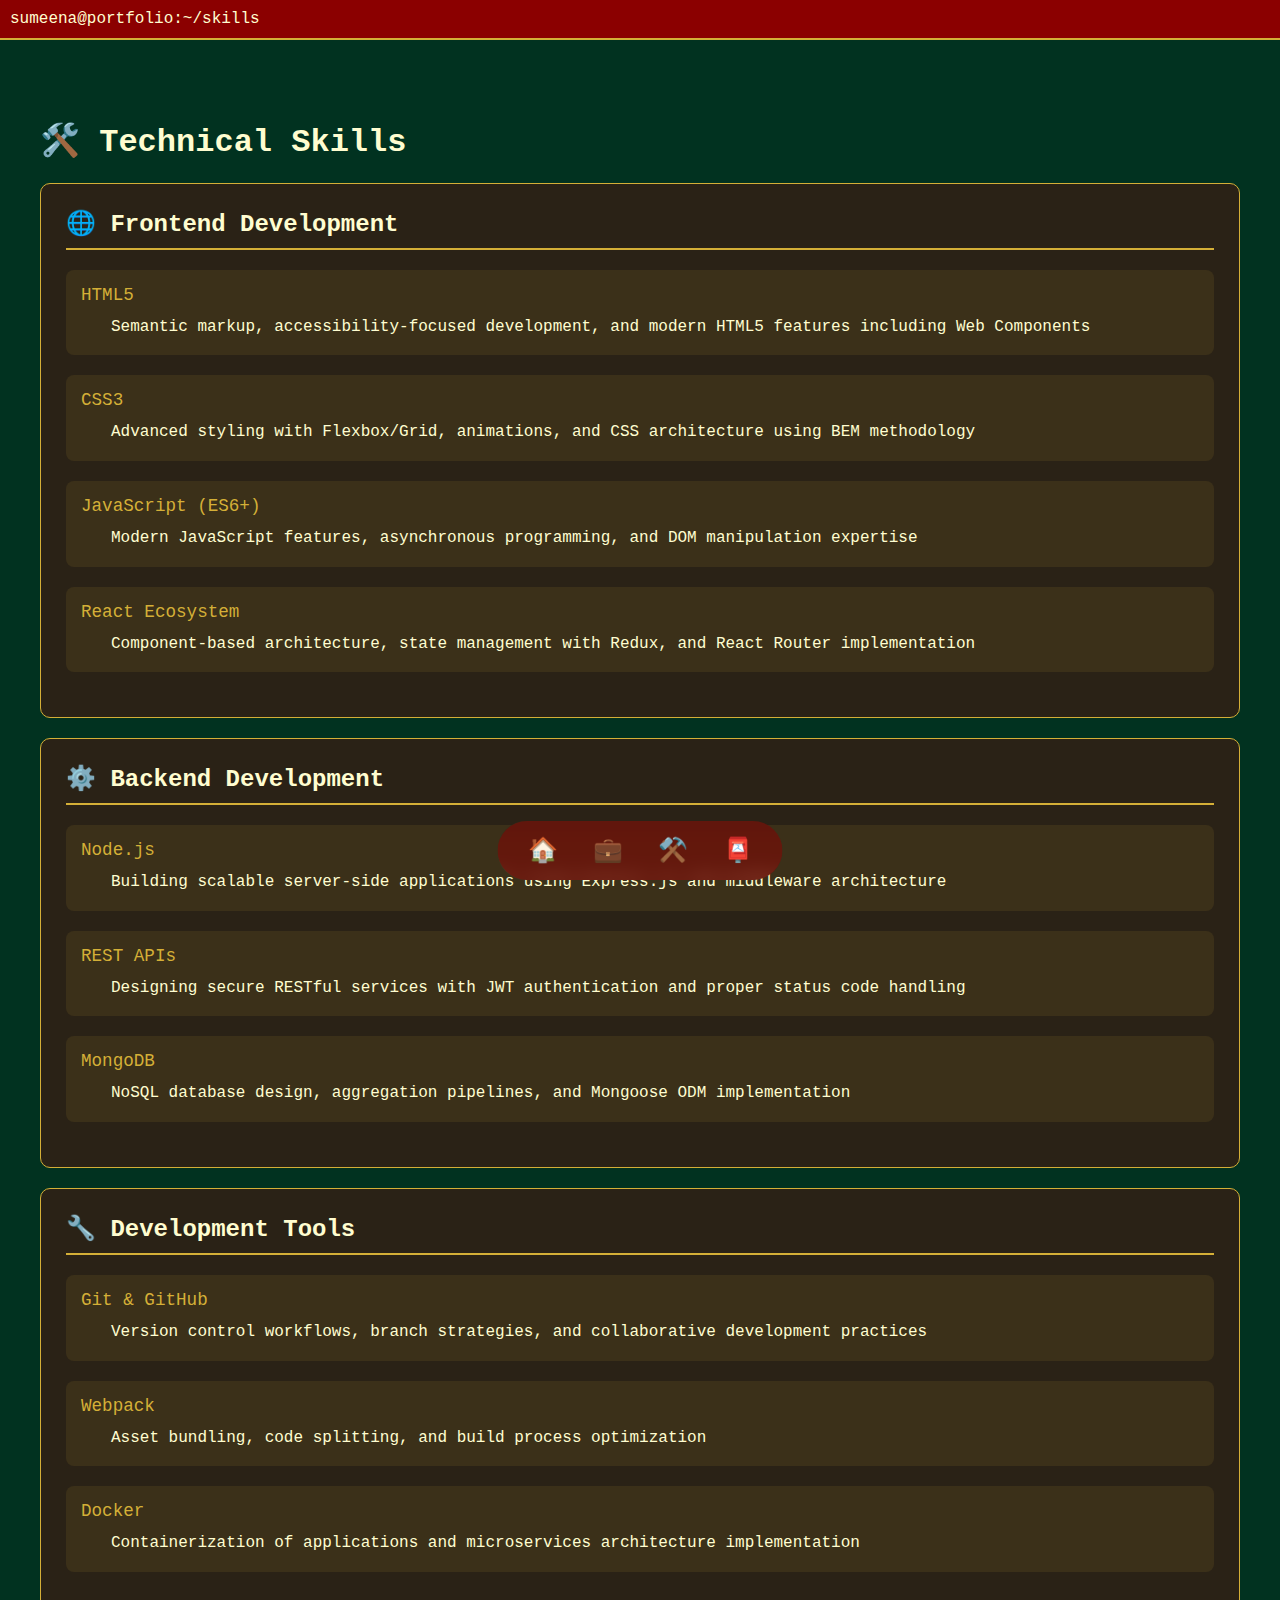
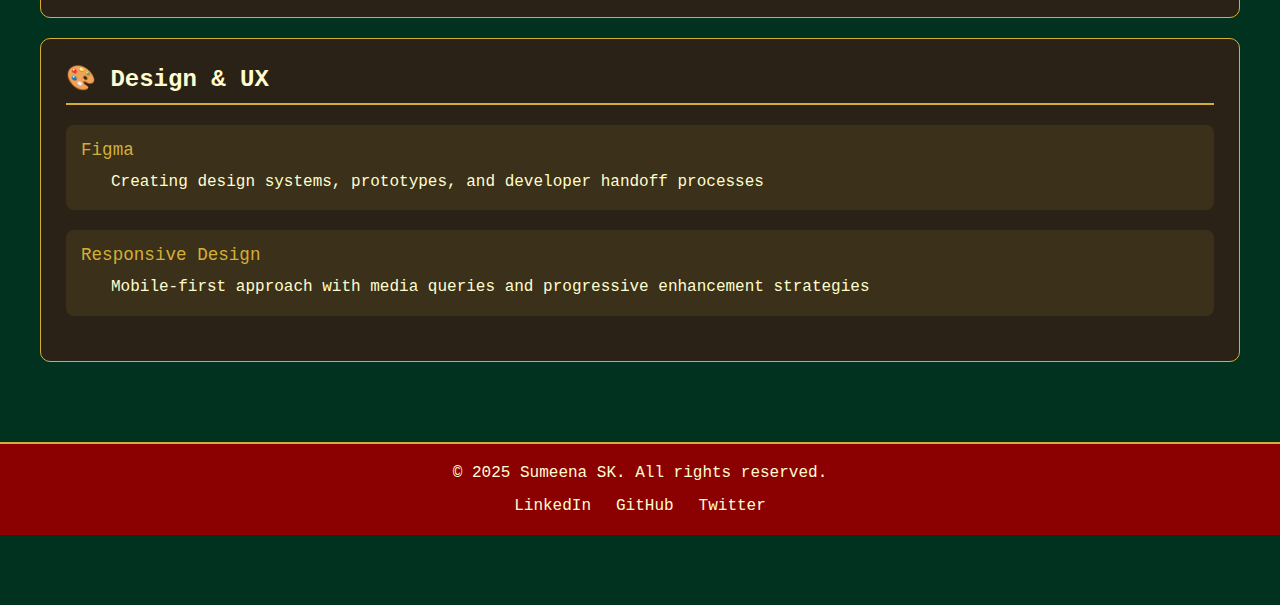
<file: Portfolio/skills.html>
<!DOCTYPE html>
<html lang="en">
<head>
    <meta charset="UTF-8">
    <meta name="viewport" content="width=device-width, initial-scale=1.0">
    <title>Sumeena SK | Skills</title>
    <style>
        :root {
            --royal-burgundy: #8B0000;
            --gold: #D4AF37;
            --dark-green: #013220;
            --cream: #FFFDD0;
        }

        body {
            margin: 0;
            font-family: 'Courier New', monospace;
            background-color: var(--dark-green);
            color: var(--cream);
            padding-bottom: 70px;
        }

        .terminal-bar {
            position: fixed;
            top: 0;
            width: 100%;
            background: var(--royal-burgundy);
            padding: 10px;
            text-align: left;
            border-bottom: 2px solid var(--gold);
        }

        .container {
            max-width: 1200px;
            margin: 80px auto 0;
            padding: 20px;
        }

        .skill-category {
            background: rgba(139, 0, 0, 0.3);
            padding: 25px;
            border-radius: 10px;
            border: 1px solid var(--gold);
            margin: 20px 0;
        }

        .skill-category h2 {
            margin-top: 0;
            border-bottom: 2px solid var(--gold);
            padding-bottom: 10px;
        }

        .skill-item {
            margin: 20px 0;
            padding: 15px;
            background: rgba(212, 175, 55, 0.1);
            border-radius: 8px;
        }

        .skill-title {
            font-size: 1.1em;
            color: var(--gold);
            margin-bottom: 10px;
            display: flex;
            align-items: center;
            gap: 10px;
        }

        .skill-description {
            line-height: 1.6;
            margin-left: 30px;
        }

        .nav-bar {
            position: fixed;
            bottom: 20px;
            left: 50%;
            transform: translateX(-50%);
            background: rgba(139, 0, 0, 0.5);
            backdrop-filter: blur(10px);
            padding: 15px 30px;
            border-radius: 30px;
            display: flex;
            gap: 35px;
        }

        .nav-item {
            font-size: 24px;
            cursor: pointer;
            transition: all 0.3s ease;
            position: relative;
        }

        .nav-item:hover {
            transform: scale(1.3);
            filter: drop-shadow(0 0 5px var(--gold));
        }

        .nav-item::after {
            content: attr(data-tooltip);
            position: absolute;
            bottom: 100%;
            left: 50%;
            transform: translateX(-50%);
            background: var(--royal-burgundy);
            color: var(--cream);
            padding: 5px 10px;
            border-radius: 5px;
            font-size: 12px;
            opacity: 0;
            transition: opacity 0.3s;
            white-space: nowrap;
        }

        .nav-item:hover::after {
            opacity: 1;
        }

        footer {
            background: var(--royal-burgundy);
            color: var(--cream);
            text-align: center;
            padding: 20px;
            margin-top: 40px;
            border-top: 2px solid var(--gold);
        }

        .footer-links {
            margin-top: 15px;
            display: flex;
            justify-content: center;
            gap: 25px;
        }

        .footer-links a {
            color: var(--cream);
            text-decoration: none;
            transition: color 0.3s ease;
        }

        .footer-links a:hover {
            color: var(--gold);
        }
    </style>
</head>
<body>
    <div class="terminal-bar" id="terminal">sumeena@portfolio:~/skills</div>

    <div class="container">
        <h1>🛠️ Technical Skills</h1>

        <div class="skill-category">
            <h2>🌐 Frontend Development</h2>
            
            <div class="skill-item">
                <div class="skill-title">HTML5</div>
                <div class="skill-description">
                    Semantic markup, accessibility-focused development, and modern HTML5 features including Web Components
                </div>
            </div>

            <div class="skill-item">
                <div class="skill-title">CSS3</div>
                <div class="skill-description">
                    Advanced styling with Flexbox/Grid, animations, and CSS architecture using BEM methodology
                </div>
            </div>

            <div class="skill-item">
                <div class="skill-title">JavaScript (ES6+)</div>
                <div class="skill-description">
                    Modern JavaScript features, asynchronous programming, and DOM manipulation expertise
                </div>
            </div>

            <div class="skill-item">
                <div class="skill-title">React Ecosystem</div>
                <div class="skill-description">
                    Component-based architecture, state management with Redux, and React Router implementation
                </div>
            </div>
        </div>

        <div class="skill-category">
            <h2>⚙️ Backend Development</h2>
            
            <div class="skill-item">
                <div class="skill-title">Node.js</div>
                <div class="skill-description">
                    Building scalable server-side applications using Express.js and middleware architecture
                </div>
            </div>

            <div class="skill-item">
                <div class="skill-title">REST APIs</div>
                <div class="skill-description">
                    Designing secure RESTful services with JWT authentication and proper status code handling
                </div>
            </div>

            <div class="skill-item">
                <div class="skill-title">MongoDB</div>
                <div class="skill-description">
                    NoSQL database design, aggregation pipelines, and Mongoose ODM implementation
                </div>
            </div>
        </div>

        <div class="skill-category">
            <h2>🔧 Development Tools</h2>
            
            <div class="skill-item">
                <div class="skill-title">Git & GitHub</div>
                <div class="skill-description">
                    Version control workflows, branch strategies, and collaborative development practices
                </div>
            </div>

            <div class="skill-item">
                <div class="skill-title">Webpack</div>
                <div class="skill-description">
                    Asset bundling, code splitting, and build process optimization
                </div>
            </div>

            <div class="skill-item">
                <div class="skill-title">Docker</div>
                <div class="skill-description">
                    Containerization of applications and microservices architecture implementation
                </div>
            </div>
        </div>

        <div class="skill-category">
            <h2>🎨 Design & UX</h2>
            
            <div class="skill-item">
                <div class="skill-title">Figma</div>
                <div class="skill-description">
                    Creating design systems, prototypes, and developer handoff processes
                </div>
            </div>

            <div class="skill-item">
                <div class="skill-title">Responsive Design</div>
                <div class="skill-description">
                    Mobile-first approach with media queries and progressive enhancement strategies
                </div>
            </div>
        </div>
    </div>

    <footer>
        <div>&copy; 2025 Sumeena SK. All rights reserved.</div>
        <div class="footer-links">
            <a href="https://linkedin.com/in/sumeena" target="_blank">LinkedIn</a>
            <a href="https://github.com/sumeena" target="_blank">GitHub</a>
            <a href="https://twitter.com/sumeena" target="_blank">Twitter</a>
        </div>
    </footer>

    <nav class="nav-bar">
        <div class="nav-item" data-tooltip="Home" onclick="window.location.href='index.html'">🏠</div>
        <div class="nav-item" data-tooltip="Projects" onclick="window.location.href='projects.html'">💼</div>
        <div class="nav-item" data-tooltip="Skills" onclick="window.location.href='skills.html'">⚒️</div>
        <div class="nav-item" data-tooltip="Contact" onclick="window.location.href='contact.html'">📮</div>
    </nav>

    <script>
        // Initialize terminal based on current page
        document.addEventListener('DOMContentLoaded', () => {
            const currentPage = window.location.pathname.split('/').pop();
            const pageMap = {
                'index.html': '~',
                'projects.html': '~/projects',
                'skills.html': '~/skills',
                'contact.html': '~/contact'
            };
            const path = pageMap[currentPage] || '~';
            document.getElementById('terminal').textContent = `sumeena@portfolio:${path}`;
        });
    </script>
</body>
</html>
</file>
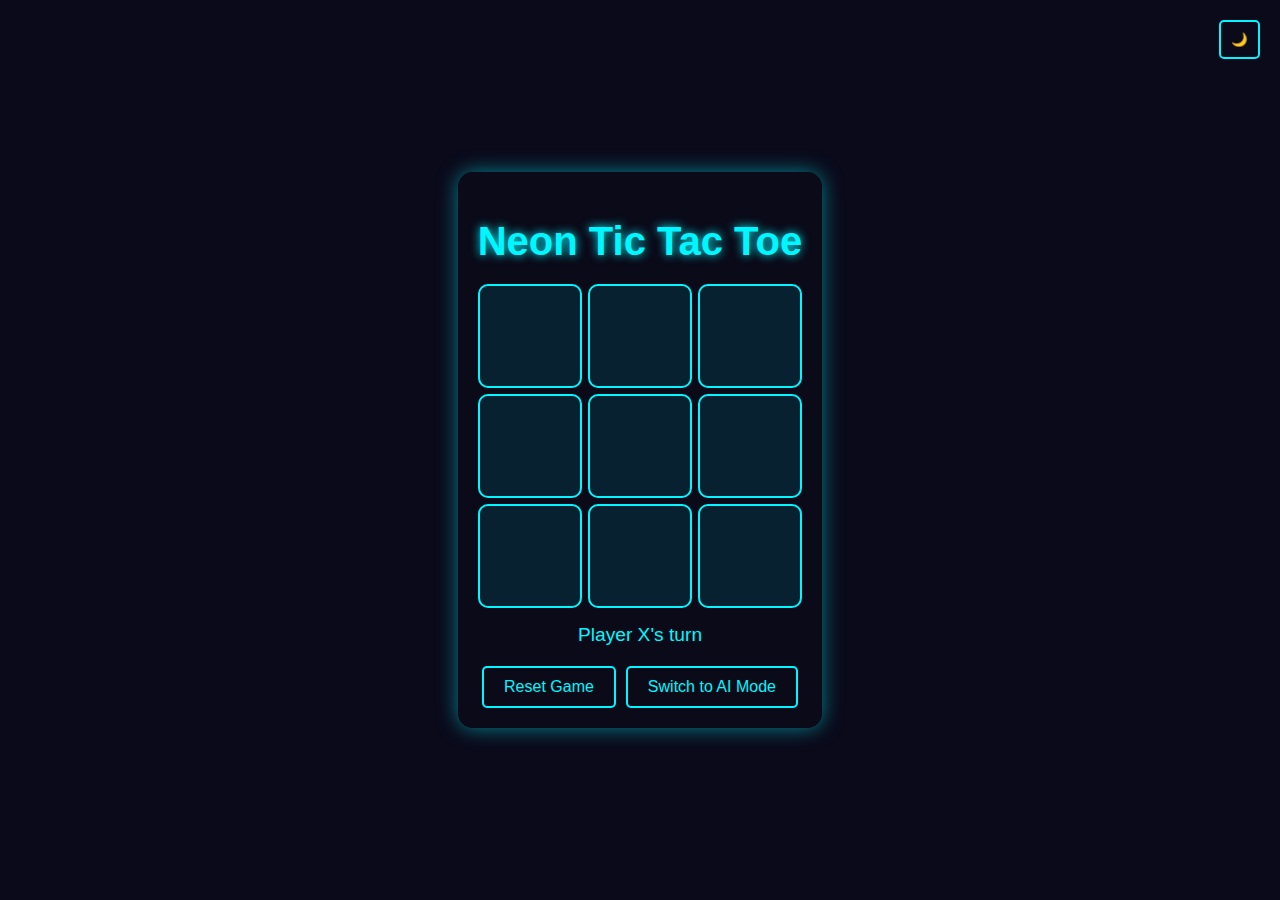
<file: Portfolio/tictac.html>
<!DOCTYPE html>
<html lang="en">
<head>
  <meta charset="UTF-8">
  <meta name="viewport" content="width=device-width, initial-scale=1.0">
  <title>Tic Tac Toe</title>
  <style>
    /* General Styles */
    body {
      font-family: 'Arial', sans-serif;
      background: #0a0a1a;
      color: #00f7ff;
      display: flex;
      justify-content: center;
      align-items: center;
      height: 100vh;
      margin: 0;
      transition: background 0.5s, color 0.5s;
    }

    body.light-mode {
      background: #e0f7ff;
      color: #0a0a1a;
    }

    .game-container {
      text-align: center;
      background: rgba(10, 10, 26, 0.9);
      padding: 20px;
      border-radius: 15px;
      box-shadow: 0 0 20px rgba(0, 247, 255, 0.5);
      transition: background 0.5s, box-shadow 0.5s;
    }

    body.light-mode .game-container {
      background: rgba(224, 247, 255, 0.9);
      box-shadow: 0 0 20px rgba(10, 10, 26, 0.5);
    }

    h1 {
      margin-bottom: 20px;
      font-size: 2.5rem;
      text-shadow: 0 0 10px #00f7ff;
    }

    body.light-mode h1 {
      text-shadow: 0 0 10px #0a0a1a;
    }

    .board {
      display: grid;
      grid-template-columns: repeat(3, 100px);
      grid-template-rows: repeat(3, 100px);
      gap: 10px;
      margin: 20px auto;
    }

    .cell {
      width: 100px;
      height: 100px;
      background: rgba(0, 247, 255, 0.1);
      border: 2px solid #00f7ff;
      border-radius: 10px;
      display: flex;
      justify-content: center;
      align-items: center;
      font-size: 2rem;
      font-weight: bold;
      color: #00f7ff;
      cursor: pointer;
      transition: background 0.3s, transform 0.2s, box-shadow 0.3s;
    }

    body.light-mode .cell {
      background: rgba(10, 10, 26, 0.1);
      border-color: #0a0a1a;
      color: #0a0a1a;
    }

    .cell:hover {
      background: rgba(0, 247, 255, 0.2);
      transform: scale(1.05);
      box-shadow: 0 0 15px #00f7ff;
    }

    body.light-mode .cell:hover {
      background: rgba(10, 10, 26, 0.2);
      box-shadow: 0 0 15px #0a0a1a;
    }

    .cell.x {
      color: #00f7ff;
    }

    .cell.o {
      color: #ff00ff;
    }

    .status {
      margin-top: 20px;
      font-size: 1.2rem;
    }

    .controls {
      margin-top: 20px;
      display: flex;
      justify-content: center;
      gap: 10px;
    }

    .controls button {
      padding: 10px 20px;
      font-size: 1rem;
      color: #00f7ff;
      background: transparent;
      border: 2px solid #00f7ff;
      border-radius: 5px;
      cursor: pointer;
      transition: background 0.3s, color 0.3s;
    }

    body.light-mode .controls button {
      color: #0a0a1a;
      border-color: #0a0a1a;
    }

    .controls button:hover {
      background: #00f7ff;
      color: #0a0a1a;
    }

    body.light-mode .controls button:hover {
      background: #0a0a1a;
      color: #e0f7ff;
    }

    .mode-toggle {
      position: absolute;
      top: 20px;
      right: 20px;
      padding: 10px;
      background: transparent;
      border: 2px solid #00f7ff;
      border-radius: 5px;
      color: #00f7ff;
      cursor: pointer;
      transition: background 0.3s, color 0.3s;
    }

    body.light-mode .mode-toggle {
      border-color: #0a0a1a;
      color: #0a0a1a;
    }

    .mode-toggle:hover {
      background: #00f7ff;
      color: #0a0a1a;
    }

    body.light-mode .mode-toggle:hover {
      background: #0a0a1a;
      color: #e0f7ff;
    }
  </style>
</head>
<body>
  <button class="mode-toggle" onclick="toggleMode()">🌙</button>
  <div class="game-container">
    <h1>Neon Tic Tac Toe</h1>
    <div class="board">
      <div class="cell" data-index="0"></div>
      <div class="cell" data-index="1"></div>
      <div class="cell" data-index="2"></div>
      <div class="cell" data-index="3"></div>
      <div class="cell" data-index="4"></div>
      <div class="cell" data-index="5"></div>
      <div class="cell" data-index="6"></div>
      <div class="cell" data-index="7"></div>
      <div class="cell" data-index="8"></div>
    </div>
    <div class="status">Player X's turn</div>
    <div class="controls">
      <button onclick="resetGame()">Reset Game</button>
      <button onclick="toggleGameMode()">Switch to AI Mode</button>
    </div>
  </div>

  <script>
    const board = document.querySelector('.board');
    const cells = document.querySelectorAll('.cell');
    const statusText = document.querySelector('.status');
    const modeToggle = document.querySelector('.mode-toggle');
    let currentPlayer = 'X';
    let gameActive = true;
    let gameState = ['', '', '', '', '', '', '', '', ''];
    let isAIMode = false;

    const winningConditions = [
      [0, 1, 2], [3, 4, 5], [6, 7, 8], // Rows
      [0, 3, 6], [1, 4, 7], [2, 5, 8], // Columns
      [0, 4, 8], [2, 4, 6]             // Diagonals
    ];

    const handleCellClick = (e) => {
      const clickedCell = e.target;
      const clickedCellIndex = parseInt(clickedCell.getAttribute('data-index'));

      if (gameState[clickedCellIndex] !== '' || !gameActive) return;

      gameState[clickedCellIndex] = currentPlayer;
      clickedCell.textContent = currentPlayer;
      clickedCell.classList.add(currentPlayer.toLowerCase());

      checkForWinner();

      if (isAIMode && gameActive && currentPlayer === 'X') {
        setTimeout(() => {
          AIMove();
        }, 500);
      }
    };

    const checkForWinner = () => {
      let roundWon = false;

      for (let i = 0; i < winningConditions.length; i++) {
        const [a, b, c] = winningConditions[i];
        if (gameState[a] === '' || gameState[b] === '' || gameState[c] === '') continue;

        if (gameState[a] === gameState[b] && gameState[b] === gameState[c]) {
          roundWon = true;
          break;
        }
      }

      if (roundWon) {
        statusText.textContent = `Player ${currentPlayer} wins!`;
        gameActive = false;
        return;
      }

      if (!gameState.includes('')) {
        statusText.textContent = 'Draw!';
        gameActive = false;
        return;
      }

      currentPlayer = currentPlayer === 'X' ? 'O' : 'X';
      statusText.textContent = `Player ${currentPlayer}'s turn`;
    };

    const resetGame = () => {
      gameState = ['', '', '', '', '', '', '', '', ''];
      gameActive = true;
      currentPlayer = 'X';
      statusText.textContent = `Player ${currentPlayer}'s turn`;
      cells.forEach(cell => {
        cell.textContent = '';
        cell.classList.remove('x', 'o');
      });
    };

    const toggleMode = () => {
      document.body.classList.toggle('light-mode');
      modeToggle.textContent = document.body.classList.contains('light-mode') ? '☀️' : '🌙';
    };

    const toggleGameMode = () => {
      isAIMode = !isAIMode;
      resetGame();
      statusText.textContent = isAIMode ? 'AI Mode: Player X\'s turn' : 'Offline Mode: Player X\'s turn';
    };

    const AIMove = () => {
      let bestScore = -Infinity;
      let bestMove;

      for (let i = 0; i < gameState.length; i++) {
        if (gameState[i] === '') {
          gameState[i] = 'O';
          let score = minimax(gameState, 0, false);
          gameState[i] = '';
          if (score > bestScore) {
            bestScore = score;
            bestMove = i;
          }
        }
      }

      gameState[bestMove] = 'O';
      cells[bestMove].textContent = 'O';
      cells[bestMove].classList.add('o');
      checkForWinner();
    };

    const minimax = (board, depth, isMaximizing) => {
      const scores = {
        X: -1,
        O: 1,
        draw: 0
      };

      const result = checkWinner(board);
      if (result !== null) {
        return scores[result];
      }

      if (isMaximizing) {
        let bestScore = -Infinity;
        for (let i = 0; i < board.length; i++) {
          if (board[i] === '') {
            board[i] = 'O';
            let score = minimax(board, depth + 1, false);
            board[i] = '';
            bestScore = Math.max(score, bestScore);
          }
        }
        return bestScore;
      } else {
        let bestScore = Infinity;
        for (let i = 0; i < board.length; i++) {
          if (board[i] === '') {
            board[i] = 'X';
            let score = minimax(board, depth + 1, true);
            board[i] = '';
            bestScore = Math.min(score, bestScore);
          }
        }
        return bestScore;
      }
    };

    const checkWinner = (board) => {
      for (let i = 0; i < winningConditions.length; i++) {
        const [a, b, c] = winningConditions[i];
        if (board[a] !== '' && board[a] === board[b] && board[b] === board[c]) {
          return board[a];
        }
      }
      if (!board.includes('')) return 'draw';
      return null;
    };

    cells.forEach(cell => cell.addEventListener('click', handleCellClick));
  </script>
</body>
</html>
</file>
